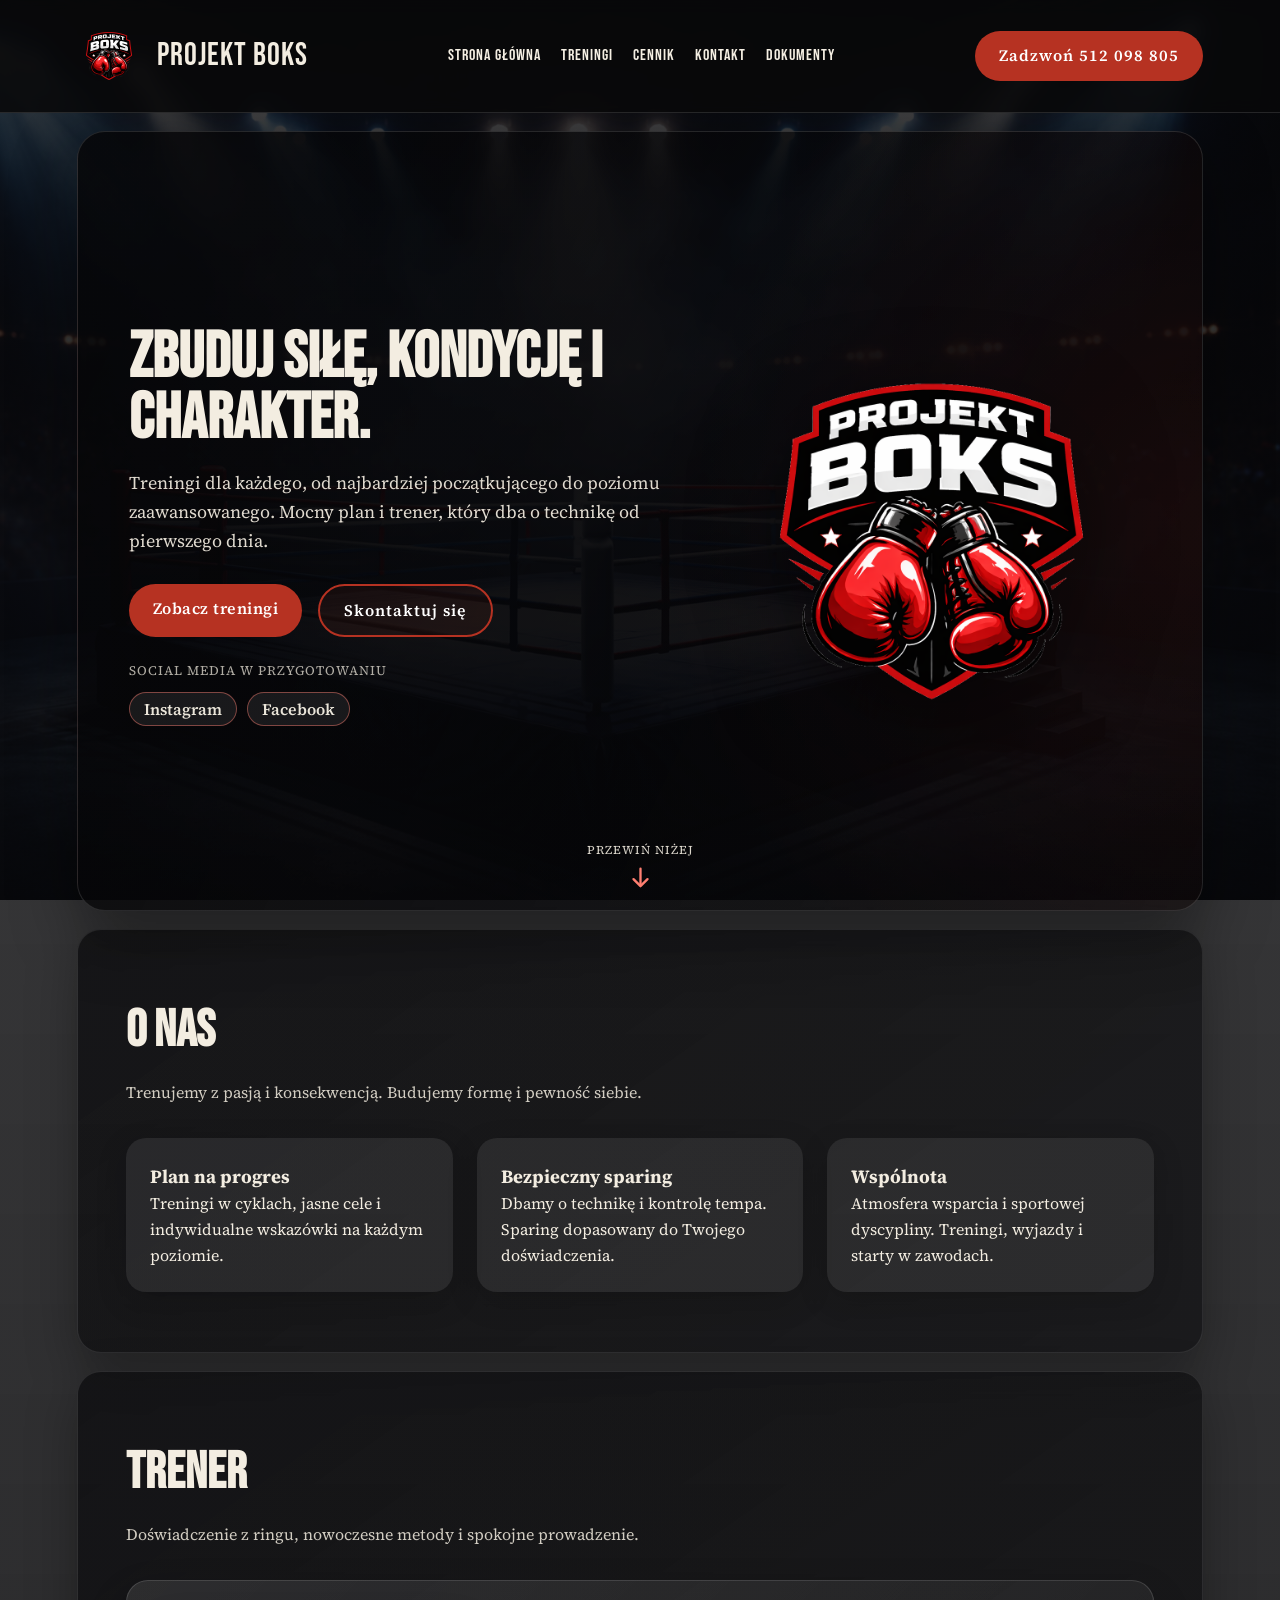
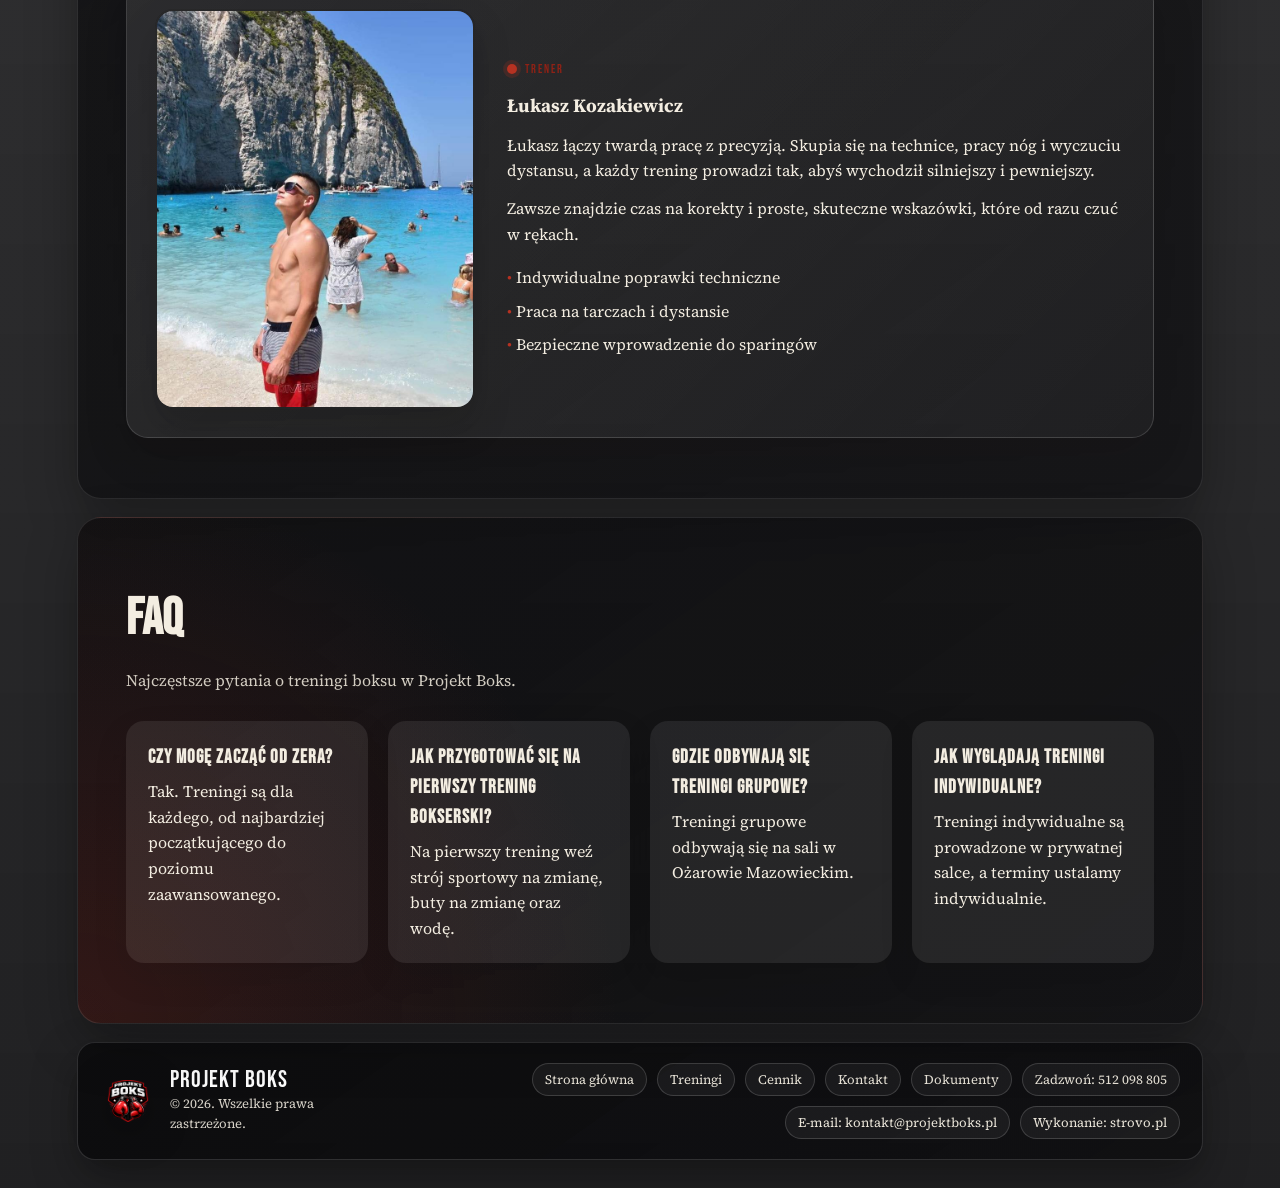
<file: index.html>
﻿<!doctype html>
<html lang="pl">
<head>
  <meta charset="utf-8" />
  <meta name="viewport" content="width=device-width, initial-scale=1" />
  <script>document.documentElement.classList.add('js');</script>
  <title>Projekt Boks - Strona Główna</title>
  <meta name="description" content="Projekt Boks: treningi boksu dla początkujących i zaawansowanych. Sprawdź ofertę, cennik i kontakt." />
  <meta name="robots" content="index,follow" />
  <meta name="theme-color" content="#b63222" />
  <link rel="canonical" href="https://projektboks.pl/" />
  <meta property="og:type" content="website" />
  <meta property="og:title" content="Projekt Boks - Klub Bokserski" />
  <meta property="og:description" content="Treningi boksu dla każdego: grupowe i indywidualne." />
  <meta property="og:url" content="https://projektboks.pl/" />
  <meta property="og:image" content="https://projektboks.pl/img/logo.png" />
  <link rel="preconnect" href="https://fonts.googleapis.com" />
  <link rel="preconnect" href="https://fonts.gstatic.com" crossorigin />
  <link href="https://fonts.googleapis.com/css2?family=Bebas+Neue&family=Source+Serif+4:opsz,wght@8..60,300;8..60,400;8..60,600&display=swap" rel="stylesheet" />
  <link rel="icon" href="img/logo.png" type="image/png" />
  <link rel="stylesheet" href="styles.css" />
</head>
<body>
  <div class="bg-noise"></div>
  <header class="site-header">
    <a class="brand" href="./" aria-label="Strona główna">
      <img src="img/logo.png" alt="Projekt Boks logo" class="logo" width="64" height="64" />
      <div class="brand-text">
        <span class="brand-name">Projekt Boks</span>
      </div>
    </a>
    <button class="nav-toggle" type="button" aria-expanded="false" aria-controls="site-nav" aria-label="Otwórz menu">
      <span></span><span></span><span></span>
    </button>
    <nav id="site-nav" class="nav">
      <a href="./">Strona główna</a>
      <a href="treningi/">Treningi</a>
      <a href="cennik/">Cennik</a>
      <a href="kontakt/">Kontakt</a>
      <a href="dokumenty/">Dokumenty</a>
    </nav>
    <div class="header-cta">
      <a class="btn btn-primary btn-phone" href="tel:+48512098805">Zadzwoń 512 098 805</a>
    </div>
  </header>

  <main>
    <section class="hero" id="hero">
      <div class="hero-content">
        <h1>Zbuduj siłę, kondycję i charakter.</h1>
        <p class="lead">
          Treningi dla każdego, od najbardziej początkującego do poziomu zaawansowanego.
          Mocny plan i trener, który dba o technikę od pierwszego dnia.
        </p>
        <div class="hero-actions">
          <a class="btn btn-primary" href="treningi/">Zobacz treningi</a>
          <a class="btn btn-outline btn-phone" href="kontakt/">Skontaktuj się</a>
        </div>
        <div class="hero-social" aria-label="Social media w przygotowaniu">
          <p class="hero-social-note">Social media w przygotowaniu</p>
          <div class="hero-social-list">
            <span class="social-chip">Instagram</span>
            <span class="social-chip">Facebook</span>
          </div>
        </div>
      </div>
      <div class="hero-card">
        <div class="card-body">
          <div class="hero-card-logo-wrap">
            <img src="img/logo.png" alt="Projekt Boks logo" class="hero-card-logo" width="280" height="280" />
          </div>
        </div>
      </div>
      <a class="hero-scroll" href="#o-nas" aria-label="Przejdź do sekcji O nas">
        <span>Przewiń niżej</span>
        <svg viewBox="0 0 24 24" aria-hidden="true" focusable="false">
          <path d="M12 4v14"></path>
          <path d="M6 13l6 6 6-6"></path>
        </svg>
      </a>
    </section>

    <section class="about" id="o-nas">
      <div class="section-heading">
        <h2>O nas</h2>
        <p>Trenujemy z pasją i konsekwencją. Budujemy formę i pewność siebie.</p>
      </div>
      <div class="about-grid">
        <div class="about-card">
          <h3>Plan na progres</h3>
          <p>Treningi w cyklach, jasne cele i indywidualne wskazówki na każdym poziomie.</p>
        </div>
        <div class="about-card">
          <h3>Bezpieczny sparing</h3>
          <p>Dbamy o technikę i kontrolę tempa. Sparing dopasowany do Twojego doświadczenia.</p>
        </div>
        <div class="about-card">
          <h3>Wspólnota</h3>
          <p>Atmosfera wsparcia i sportowej dyscypliny. Treningi, wyjazdy i starty w zawodach.</p>
        </div>
      </div>
    </section>

    <section class="coach" id="trener">
      <div class="section-heading">
        <h2>Trener</h2>
        <p>Doświadczenie z ringu, nowoczesne metody i spokojne prowadzenie.</p>
      </div>
      <div class="coach-profile">
        <img src="img/trener.jpg" alt="Łukasz Kozakiewicz - trener boksu" class="coach-photo" loading="lazy" />
        <div class="coach-info">
          <span class="coach-role">Trener</span>
          <h3>Łukasz Kozakiewicz</h3>
          <p>
            Łukasz łączy twardą pracę z precyzją. Skupia się na technice, pracy nóg i wyczuciu
            dystansu, a każdy trening prowadzi tak, abyś wychodził silniejszy i pewniejszy.
          </p>
          <p>
            Zawsze znajdzie czas na korekty i proste, skuteczne wskazówki, które od razu czuć w
            rękach.
          </p>
          <ul class="coach-list">
            <li>Indywidualne poprawki techniczne</li>
            <li>Praca na tarczach i dystansie</li>
            <li>Bezpieczne wprowadzenie do sparingów</li>
          </ul>
        </div>
      </div>
    </section>

    <section class="faq" id="faq">
      <div class="section-heading">
        <h2>FAQ</h2>
        <p>Najczęstsze pytania o treningi boksu w Projekt Boks.</p>
      </div>
      <div class="faq-grid">
        <article class="faq-item">
          <h3>Czy mogę zacząć od zera?</h3>
          <p>Tak. Treningi są dla każdego, od najbardziej początkującego do poziomu zaawansowanego.</p>
        </article>
        <article class="faq-item">
          <h3>Jak przygotować się na pierwszy trening bokserski?</h3>
          <p>Na pierwszy trening weź strój sportowy na zmianę, buty na zmianę oraz wodę.</p>
        </article>
        <article class="faq-item">
          <h3>Gdzie odbywają się treningi grupowe?</h3>
          <p>Treningi grupowe odbywają się na sali w Ożarowie Mazowieckim.</p>
        </article>
        <article class="faq-item">
          <h3>Jak wyglądają treningi indywidualne?</h3>
          <p>Treningi indywidualne są prowadzone w prywatnej salce, a terminy ustalamy indywidualnie.</p>
        </article>
      </div>
    </section>
  </main>

  <footer class="site-footer">
    <div class="footer-left">
      <img src="img/logo.png" alt="Projekt Boks logo" class="footer-logo" width="56" height="56" />
      <div class="footer-meta">
        <span class="footer-brand">Projekt Boks</span>
        <span>© 2026. Wszelkie prawa zastrzeżone.</span>
      </div>
    </div>
    <div class="footer-right">
      <a class="footer-link" href="./">Strona główna</a>
      <a class="footer-link" href="treningi/">Treningi</a>
      <a class="footer-link" href="cennik/">Cennik</a>
      <a class="footer-link" href="kontakt/">Kontakt</a>
      <a class="footer-link" href="dokumenty/">Dokumenty</a>
      <a class="footer-link" href="tel:+48512098805">Zadzwoń: 512 098 805</a>
      <a class="footer-link" href="mailto:kontakt@projektboks.pl">E-mail: kontakt@projektboks.pl</a>
      <a class="footer-link" href="https://strovo.pl" rel="nofollow">Wykonanie: strovo.pl</a>
    </div>
  </footer>

  <script>
    (function () {
      var toggle = document.querySelector(".nav-toggle");
      var nav = document.getElementById("site-nav");
      if (!toggle || !nav) return;
      toggle.addEventListener("click", function () {
        var isOpen = nav.classList.toggle("open");
        toggle.setAttribute("aria-expanded", isOpen ? "true" : "false");
      });
      nav.querySelectorAll("a").forEach(function (link) {
        link.addEventListener("click", function () {
          nav.classList.remove("open");
          toggle.setAttribute("aria-expanded", "false");
        });
      });
    })();
  </script>
</body>
</html>
</file>
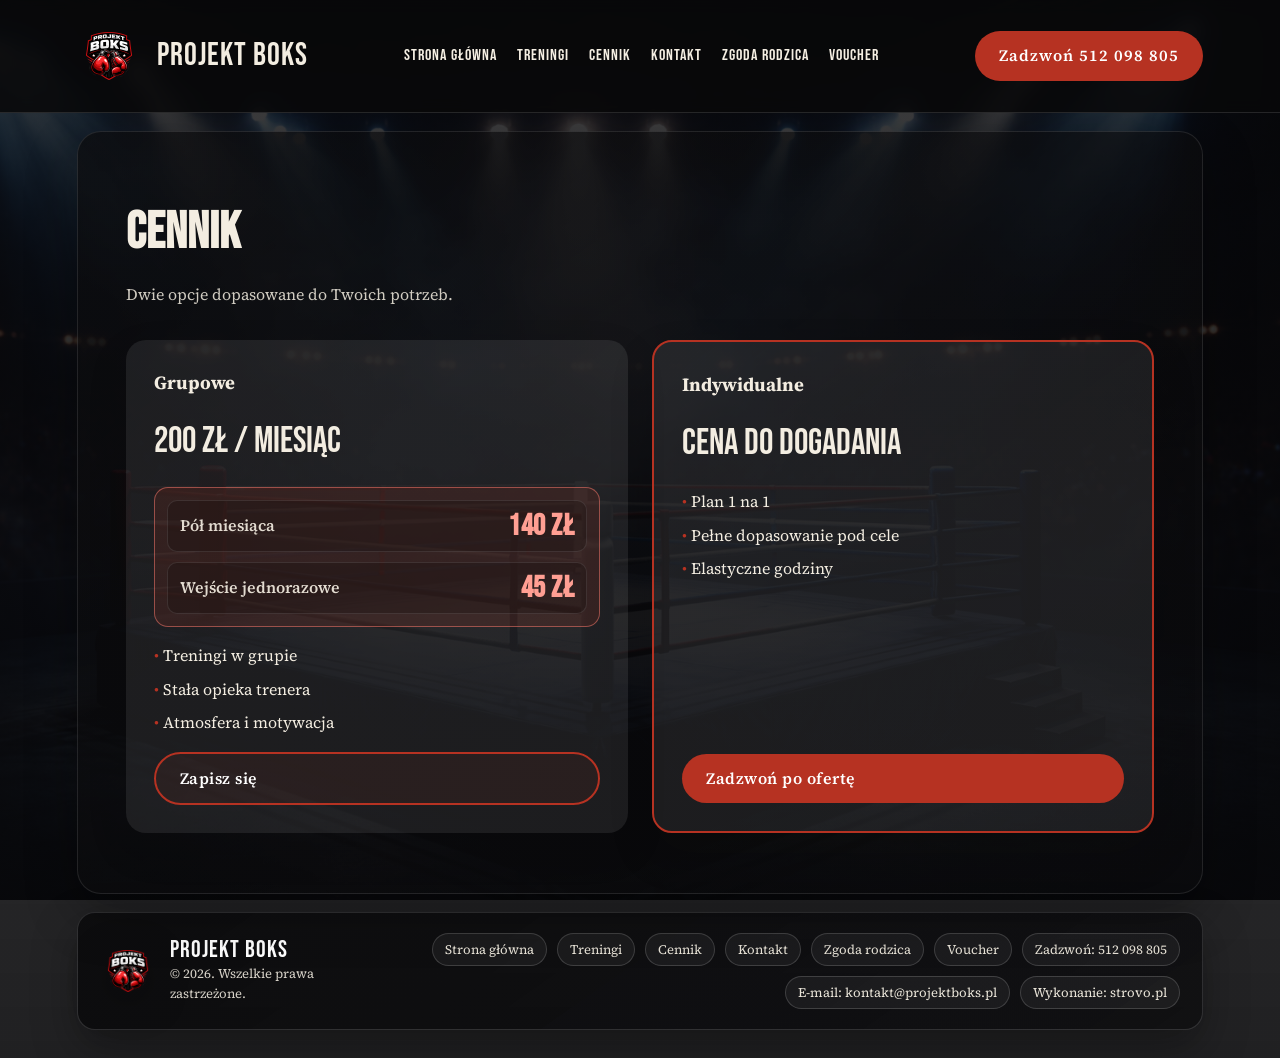
<file: cennik/index.html>
﻿<!doctype html>
<html lang="pl">
<head>
  <meta charset="utf-8" />
  <meta name="viewport" content="width=device-width, initial-scale=1" />
  <script>document.documentElement.classList.add('js');</script>
  <title>Cennik - Projekt Boks</title>
  <meta name="description" content="Aktualny cennik treningów grupowych i indywidualnych w Projekt Boks." />
  <meta name="robots" content="index,follow" />
  <link rel="canonical" href="https://projektboks.pl/cennik/" />
  <link rel="preconnect" href="https://fonts.googleapis.com" />
  <link rel="preconnect" href="https://fonts.gstatic.com" crossorigin />
  <link href="https://fonts.googleapis.com/css2?family=Bebas+Neue&family=Source+Serif+4:opsz,wght@8..60,300;8..60,400;8..60,600&display=swap" rel="stylesheet" />
  <link rel="icon" href="../img/logo.png" type="image/png" />
  <link rel="stylesheet" href="../styles.css" />
</head>
<body>
  <div class="bg-noise"></div>
  <header class="site-header">
    <a class="brand" href="../" aria-label="Strona główna">
      <img src="../img/logo.png" alt="Projekt Boks logo" class="logo" width="64" height="64" />
      <div class="brand-text"><span class="brand-name">Projekt Boks</span></div>
    </a>
    <button class="nav-toggle" type="button" aria-expanded="false" aria-controls="site-nav" aria-label="Otwórz menu"><span></span><span></span><span></span></button>
    <nav id="site-nav" class="nav">
      <a href="../">Strona główna</a>
      <a href="../treningi/">Treningi</a>
      <a href="../cennik/">Cennik</a>
      <a href="../kontakt/">Kontakt</a>
      <a href="../media/Zgoda%20rodzica.pdf" target="_blank" rel="noopener noreferrer">Zgoda rodzica</a>
      <a href="https://forms.gle/zf1vMXAwkFk1NDKx6" target="_blank" rel="noopener noreferrer">Voucher</a>
    </nav>
    <div class="header-cta">
      <a class="btn btn-primary btn-phone" href="tel:+48512098805">Zadzwoń 512 098 805</a>
    </div>
  </header>
  <main>
    <section class="pricing">
      <div class="section-heading">
        <h2>Cennik</h2>
        <p>Dwie opcje dopasowane do Twoich potrzeb.</p>
      </div>
      <div class="pricing-grid">
        <article class="price-card">
          <h3>Grupowe</h3>
          <p class="price">200 zł / miesiąc</p>
          <div class="group-prices" aria-label="Dodatkowe opcje cenowe treningów grupowych">
            <div class="group-price-row">
              <span class="group-price-label">Pół miesiąca</span>
              <strong class="group-price-value">140 zł</strong>
            </div>
            <div class="group-price-row">
              <span class="group-price-label">Wejście jednorazowe</span>
              <strong class="group-price-value">45 zł</strong>
            </div>
          </div>
          <ul>
            <li>Treningi w grupie</li>
            <li>Stała opieka trenera</li>
            <li>Atmosfera i motywacja</li>
          </ul>
          <a class="btn btn-outline" href="../kontakt/">Zapisz się</a>
        </article>
        <article class="price-card featured">
          <h3>Indywidualne</h3>
          <p class="price">Cena do dogadania</p>
          <ul>
            <li>Plan 1 na 1</li>
            <li>Pełne dopasowanie pod cele</li>
            <li>Elastyczne godziny</li>
          </ul>
          <a class="btn btn-primary" href="../kontakt/">Zadzwoń po ofertę</a>
        </article>
      </div>
    </section>
  </main>
  <footer class="site-footer">
    <div class="footer-left">
      <img src="../img/logo.png" alt="Projekt Boks logo" class="footer-logo" width="56" height="56" />
      <div class="footer-meta">
        <span class="footer-brand">Projekt Boks</span>
        <span>© 2026. Wszelkie prawa zastrzeżone.</span>
      </div>
    </div>
    <div class="footer-right">
      <a class="footer-link" href="../">Strona główna</a>
      <a class="footer-link" href="../treningi/">Treningi</a>
      <a class="footer-link" href="../cennik/">Cennik</a>
      <a class="footer-link" href="../kontakt/">Kontakt</a>
      <a class="footer-link" href="../media/Zgoda%20rodzica.pdf" target="_blank" rel="noopener noreferrer">Zgoda rodzica</a>
      <a class="footer-link" href="https://forms.gle/zf1vMXAwkFk1NDKx6" target="_blank" rel="noopener noreferrer">Voucher</a>
      <a class="footer-link" href="tel:+48512098805">Zadzwoń: 512 098 805</a>
      <a class="footer-link" href="mailto:kontakt@projektboks.pl">E-mail: kontakt@projektboks.pl</a>
      <a class="footer-link" href="https://strovo.pl" rel="nofollow">Wykonanie: strovo.pl</a>
    </div>
  </footer>
  <script>
    (function () {
      var toggle = document.querySelector(".nav-toggle");
      var nav = document.getElementById("site-nav");
      if (!toggle || !nav) return;
      toggle.addEventListener("click", function () {
        var isOpen = nav.classList.toggle("open");
        toggle.setAttribute("aria-expanded", isOpen ? "true" : "false");
      });
      nav.querySelectorAll("a").forEach(function (link) {
        link.addEventListener("click", function () {
          nav.classList.remove("open");
          toggle.setAttribute("aria-expanded", "false");
        });
      });
    })();
  </script>
</body>
</html>
</file>
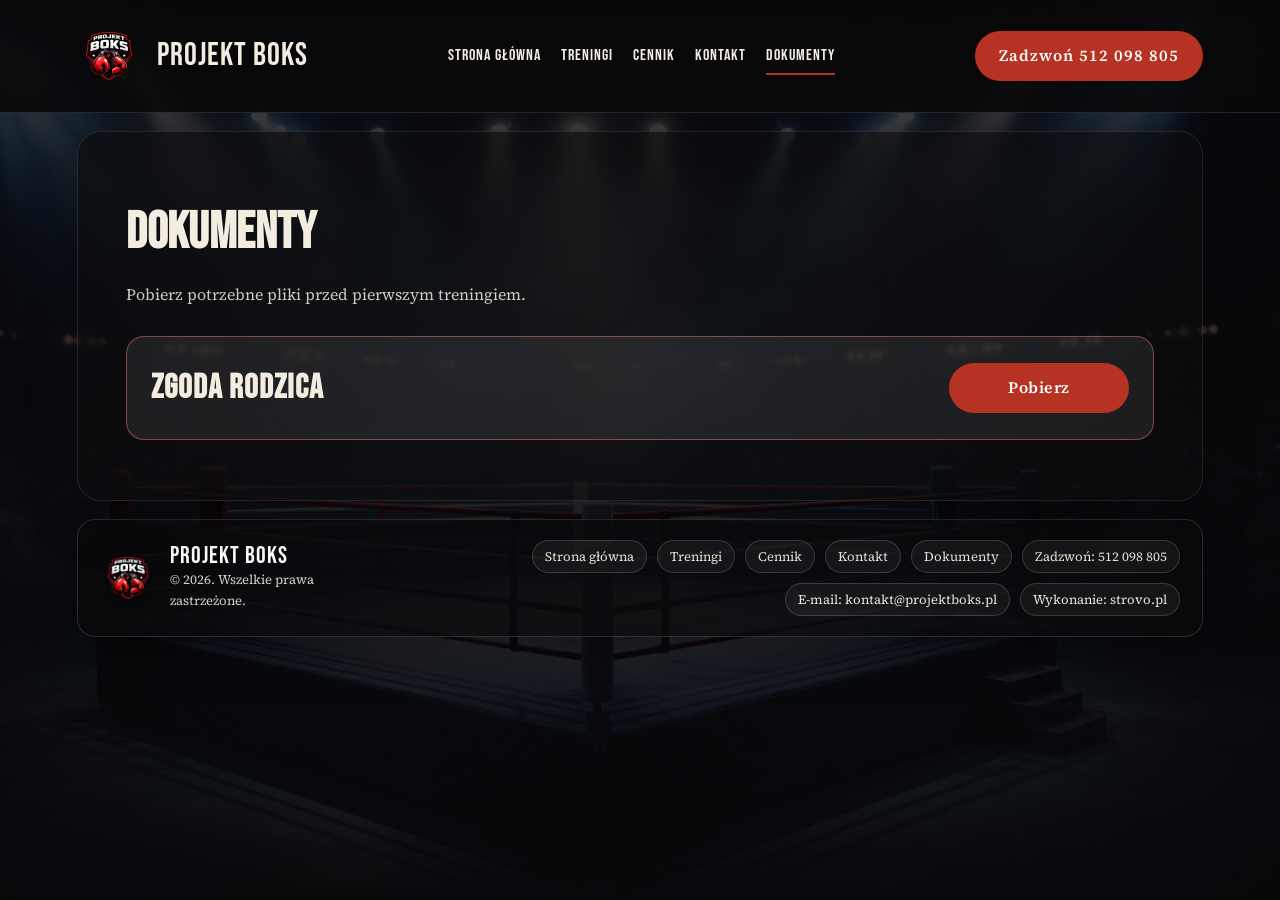
<file: dokumenty/index.html>
﻿<!doctype html>
<html lang="pl">
<head>
  <meta charset="utf-8" />
  <meta name="viewport" content="width=device-width, initial-scale=1" />
  <script>document.documentElement.classList.add('js');</script>
  <title>Dokumenty - Projekt Boks</title>
  <meta name="description" content="Dokumenty do pobrania w Projekt Boks." />
  <meta name="robots" content="index,follow" />
  <link rel="canonical" href="https://projektboks.pl/dokumenty/" />
  <link rel="preconnect" href="https://fonts.googleapis.com" />
  <link rel="preconnect" href="https://fonts.gstatic.com" crossorigin />
  <link href="https://fonts.googleapis.com/css2?family=Bebas+Neue&family=Source+Serif+4:opsz,wght@8..60,300;8..60,400;8..60,600&display=swap" rel="stylesheet" />
  <link rel="icon" href="../img/logo.png" type="image/png" />
  <link rel="stylesheet" href="../styles.css" />
</head>
<body>
  <div class="bg-noise"></div>
  <header class="site-header">
    <a class="brand" href="../" aria-label="Strona główna">
      <img src="../img/logo.png" alt="Projekt Boks logo" class="logo" width="64" height="64" />
      <div class="brand-text"><span class="brand-name">Projekt Boks</span></div>
    </a>
    <button class="nav-toggle" type="button" aria-expanded="false" aria-controls="site-nav" aria-label="Otwórz menu"><span></span><span></span><span></span></button>
    <nav id="site-nav" class="nav">
      <a href="../">Strona główna</a>
      <a href="../treningi/">Treningi</a>
      <a href="../cennik/">Cennik</a>
      <a href="../kontakt/">Kontakt</a>
      <a href="../dokumenty/" aria-current="page">Dokumenty</a>
    </nav>
    <div class="header-cta">
      <a class="btn btn-primary btn-phone" href="tel:+48512098805">Zadzwoń 512 098 805</a>
    </div>
  </header>

  <main>
    <section class="documents">
      <div class="section-heading">
        <h2>Dokumenty</h2>
        <p>Pobierz potrzebne pliki przed pierwszym treningiem.</p>
      </div>

      <div class="documents-grid">
        <article class="document-card">
          <h3>Zgoda rodzica</h3>
          <div class="document-actions"><a class="btn btn-primary" href="../media/Zgoda%20rodzica.pdf" target="_blank" rel="noopener noreferrer">Pobierz</a></div>
        </article>
      </div>
    </section>
  </main>

  <footer class="site-footer">
    <div class="footer-left">
      <img src="../img/logo.png" alt="Projekt Boks logo" class="footer-logo" width="56" height="56" />
      <div class="footer-meta">
        <span class="footer-brand">Projekt Boks</span>
        <span>© 2026. Wszelkie prawa zastrzeżone.</span>
      </div>
    </div>
    <div class="footer-right">
      <a class="footer-link" href="../">Strona główna</a>
      <a class="footer-link" href="../treningi/">Treningi</a>
      <a class="footer-link" href="../cennik/">Cennik</a>
      <a class="footer-link" href="../kontakt/">Kontakt</a>
      <a class="footer-link" href="../dokumenty/">Dokumenty</a>
      <a class="footer-link" href="tel:+48512098805">Zadzwoń: 512 098 805</a>
      <a class="footer-link" href="mailto:kontakt@projektboks.pl">E-mail: kontakt@projektboks.pl</a>
      <a class="footer-link" href="https://strovo.pl" rel="nofollow">Wykonanie: strovo.pl</a>
    </div>
  </footer>

  <script>
    (function () {
      var toggle = document.querySelector(".nav-toggle");
      var nav = document.getElementById("site-nav");
      if (!toggle || !nav) return;
      toggle.addEventListener("click", function () {
        var isOpen = nav.classList.toggle("open");
        toggle.setAttribute("aria-expanded", isOpen ? "true" : "false");
      });
      nav.querySelectorAll("a").forEach(function (link) {
        link.addEventListener("click", function () {
          nav.classList.remove("open");
          toggle.setAttribute("aria-expanded", "false");
        });
      });
    })();
  </script>
</body>
</html>
</file>
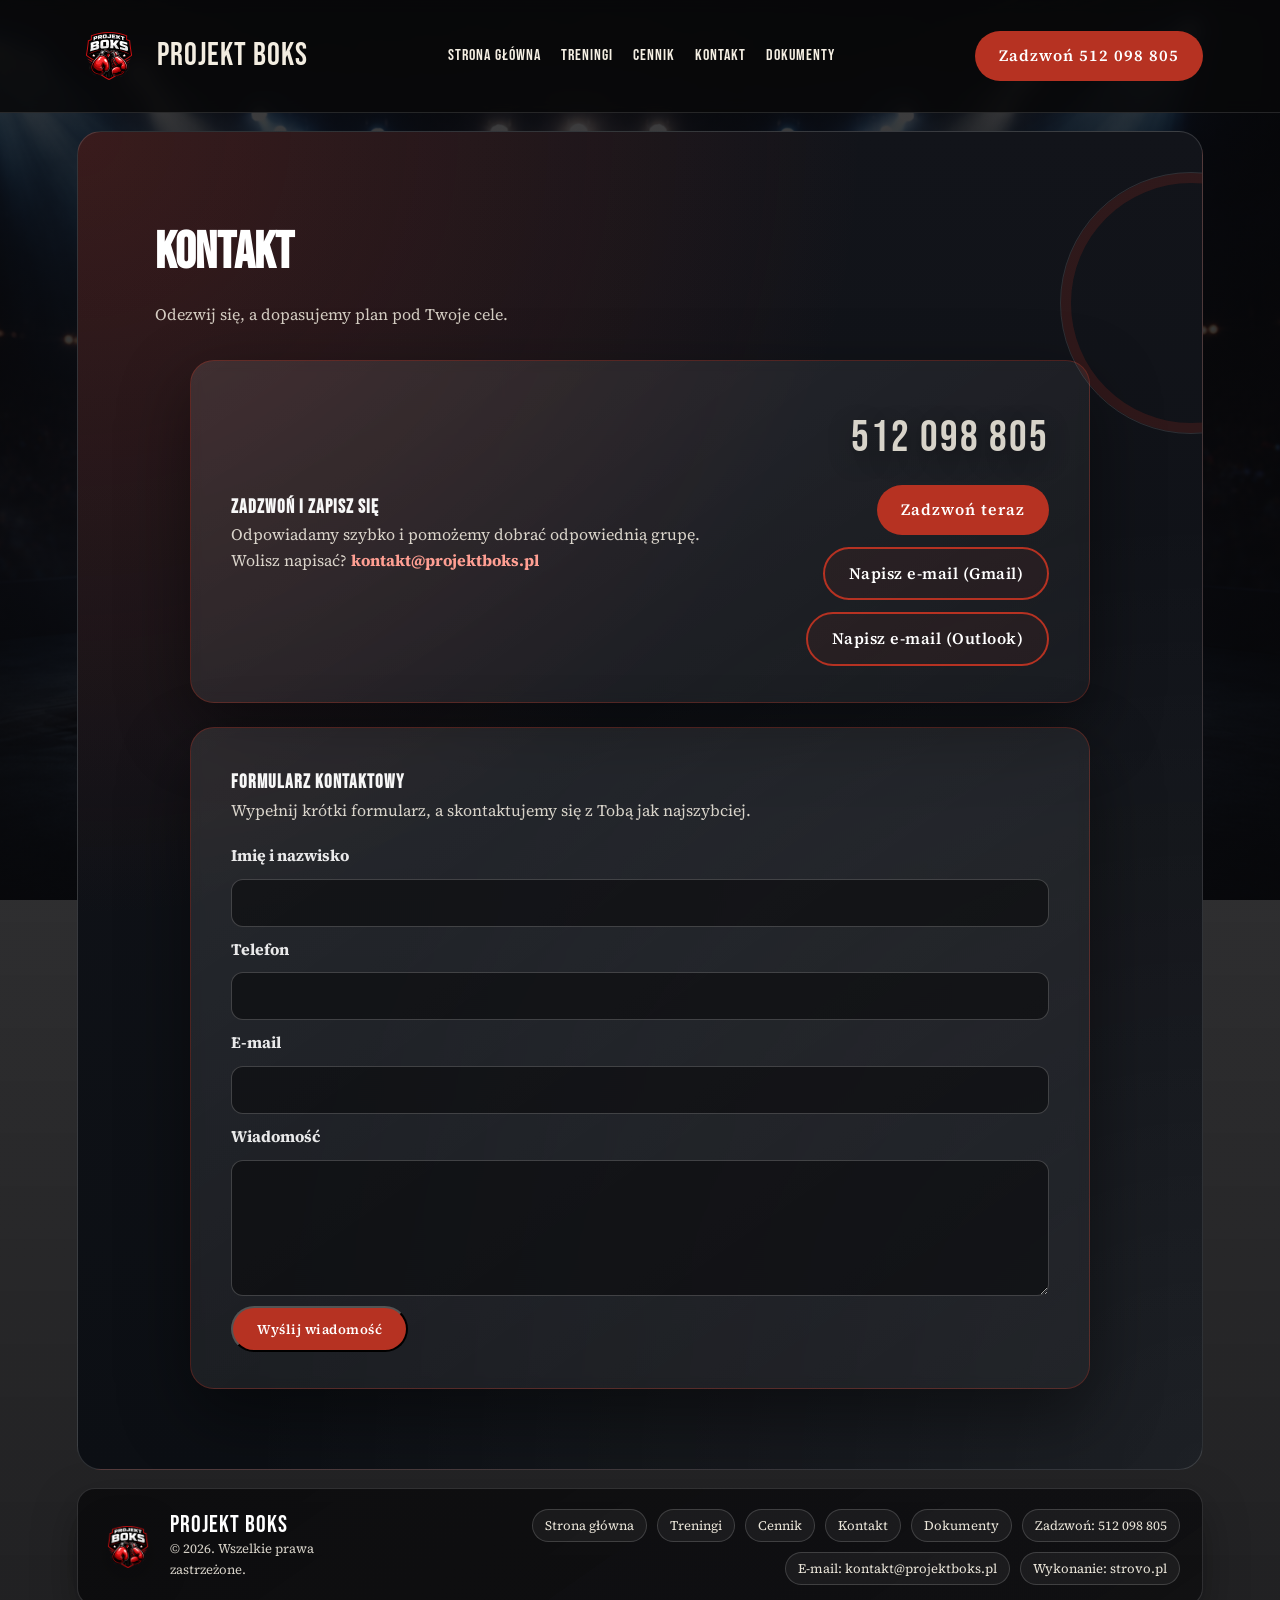
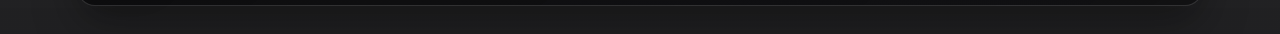
<file: kontakt/index.html>
﻿<!doctype html>
<html lang="pl">
<head>
  <meta charset="utf-8" />
  <meta name="viewport" content="width=device-width, initial-scale=1" />
  <script>document.documentElement.classList.add('js');</script>
  <title>Kontakt - Projekt Boks</title>
  <meta name="description" content="Skontaktuj się z Projekt Boks i zapisz się na trening." />
  <meta name="robots" content="index,follow" />
  <link rel="canonical" href="https://projektboks.pl/kontakt/" />
  <link rel="preconnect" href="https://fonts.googleapis.com" />
  <link rel="preconnect" href="https://fonts.gstatic.com" crossorigin />
  <link href="https://fonts.googleapis.com/css2?family=Bebas+Neue&family=Source+Serif+4:opsz,wght@8..60,300;8..60,400;8..60,600&display=swap" rel="stylesheet" />
  <link rel="icon" href="../img/logo.png" type="image/png" />
  <link rel="stylesheet" href="../styles.css" />
</head>
<body>
  <div class="bg-noise"></div>
  <header class="site-header">
    <a class="brand" href="../" aria-label="Strona główna">
      <img src="../img/logo.png" alt="Projekt Boks logo" class="logo" width="64" height="64" />
      <div class="brand-text"><span class="brand-name">Projekt Boks</span></div>
    </a>
    <button class="nav-toggle" type="button" aria-expanded="false" aria-controls="site-nav" aria-label="Otwórz menu"><span></span><span></span><span></span></button>
    <nav id="site-nav" class="nav">
      <a href="../">Strona główna</a>
      <a href="../treningi/">Treningi</a>
      <a href="../cennik/">Cennik</a>
      <a href="../kontakt/">Kontakt</a>
      <a href="../dokumenty/">Dokumenty</a>
    </nav>
    <div class="header-cta">
      <a class="btn btn-primary btn-phone" href="tel:+48512098805">Zadzwoń 512 098 805</a>
    </div>
  </header>
  <main>
    <section class="contact">
      <div class="section-heading contact-heading">
        <h2>Kontakt</h2>
        <p>Odezwij się, a dopasujemy plan pod Twoje cele.</p>
      </div>
      <div class="contact-grid">
        <div class="contact-card">
          <div class="contact-left">
            <h3>Zadzwoń i zapisz się</h3>
            <p>Odpowiadamy szybko i pomożemy dobrać odpowiednią grupę.</p>
            <p>Wolisz napisać? <a class="contact-mail-link" href="mailto:kontakt@projektboks.pl">kontakt@projektboks.pl</a></p>
          </div>
          <div class="contact-right">
            <p class="phone">512 098 805</p>
            <a class="btn btn-primary btn-phone" href="tel:+48512098805">Zadzwoń teraz</a>
            <a
              class="btn btn-outline"
              href="https://mail.google.com/mail/?view=cm&fs=1&to=kontakt@projektboks.pl&su=Kontakt%20ze%20strony%20Projekt%20Boks"
              target="_blank"
              rel="noopener noreferrer">
              Napisz e-mail (Gmail)
            </a>
            <a
              class="btn btn-outline"
              href="https://outlook.office.com/mail/deeplink/compose?to=kontakt@projektboks.pl&subject=Kontakt%20ze%20strony%20Projekt%20Boks"
              target="_blank"
              rel="noopener noreferrer">
              Napisz e-mail (Outlook)
            </a>
          </div>
        </div>
        <div class="contact-card contact-form-card">
          <div class="contact-left">
            <h3>Formularz kontaktowy</h3>
            <p>Wypełnij krótki formularz, a skontaktujemy się z Tobą jak najszybciej.</p>
          </div>
          <form class="contact-form" action="https://formsubmit.co/kontakt@projektboks.pl" method="post">
            <label for="name">Imię i nazwisko</label>
            <input id="name" name="Imię i nazwisko" type="text" required />

            <label for="phone">Telefon</label>
            <input id="phone" name="Telefon" type="tel" />

            <label for="email">E-mail</label>
            <input id="email" name="E-mail" type="email" />

            <label for="message">Wiadomość</label>
            <textarea id="message" name="Wiadomość" rows="5" required></textarea>

            <button class="btn btn-primary" type="submit">Wyślij wiadomość</button>

            <input type="hidden" name="_next" value="https://projektboks.pl/podziekowanie/">
            <input type="hidden" name="_subject" value="Nowa wiadomość!">
            <input type="hidden" name="_captcha" value="false">
            <input type="hidden" name="_template" value="table">
          </form>
        </div>
      </div>
    </section>
  </main>
  <footer class="site-footer">
    <div class="footer-left">
      <img src="../img/logo.png" alt="Projekt Boks logo" class="footer-logo" width="56" height="56" />
      <div class="footer-meta">
        <span class="footer-brand">Projekt Boks</span>
        <span>© 2026. Wszelkie prawa zastrzeżone.</span>
      </div>
    </div>
    <div class="footer-right">
      <a class="footer-link" href="../">Strona główna</a>
      <a class="footer-link" href="../treningi/">Treningi</a>
      <a class="footer-link" href="../cennik/">Cennik</a>
      <a class="footer-link" href="../kontakt/">Kontakt</a>
      <a class="footer-link" href="../dokumenty/">Dokumenty</a>
      <a class="footer-link" href="tel:+48512098805">Zadzwoń: 512 098 805</a>
      <a class="footer-link" href="mailto:kontakt@projektboks.pl">E-mail: kontakt@projektboks.pl</a>
      <a class="footer-link" href="https://strovo.pl" rel="nofollow">Wykonanie: strovo.pl</a>
    </div>
  </footer>
  <script>
    (function () {
      var toggle = document.querySelector(".nav-toggle");
      var nav = document.getElementById("site-nav");
      if (!toggle || !nav) return;
      toggle.addEventListener("click", function () {
        var isOpen = nav.classList.toggle("open");
        toggle.setAttribute("aria-expanded", isOpen ? "true" : "false");
      });
      nav.querySelectorAll("a").forEach(function (link) {
        link.addEventListener("click", function () {
          nav.classList.remove("open");
          toggle.setAttribute("aria-expanded", "false");
        });
      });
    })();
  </script>
</body>
</html>
</file>
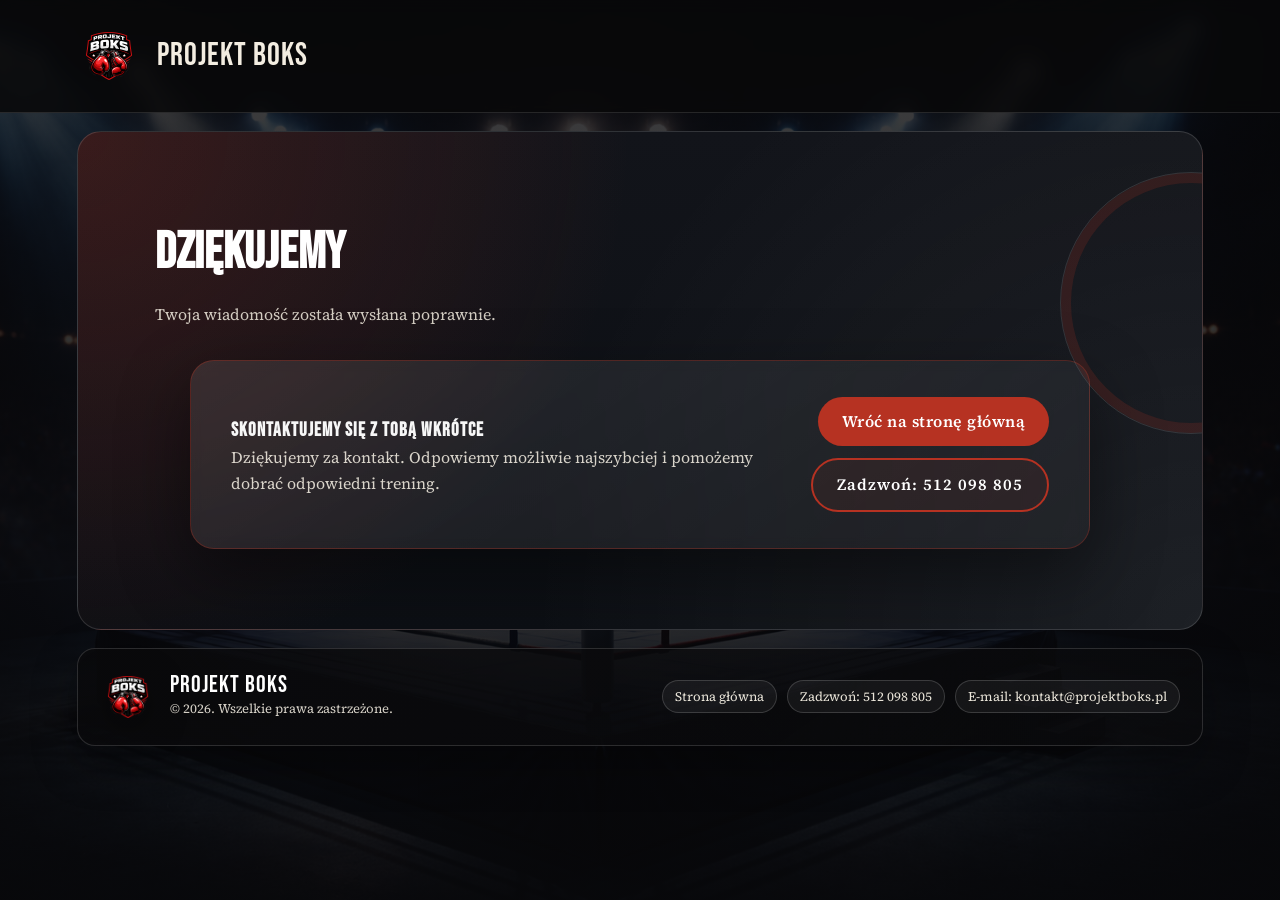
<file: podziekowanie/index.html>
<!doctype html>
<html lang="pl">
<head>
  <meta charset="utf-8" />
  <meta name="viewport" content="width=device-width, initial-scale=1" />
  <script>document.documentElement.classList.add('js');</script>
  <title>Dziękujemy - Projekt Boks</title>
  <meta name="description" content="Dziękujemy za wysłanie formularza. Skontaktujemy się z Tobą możliwie najszybciej." />
  <meta name="robots" content="noindex,nofollow" />
  <link rel="canonical" href="https://projektboks.pl/podziekowanie/" />
  <link rel="preconnect" href="https://fonts.googleapis.com" />
  <link rel="preconnect" href="https://fonts.gstatic.com" crossorigin />
  <link href="https://fonts.googleapis.com/css2?family=Bebas+Neue&family=Source+Serif+4:opsz,wght@8..60,300;8..60,400;8..60,600&display=swap" rel="stylesheet" />
  <link rel="icon" href="../img/logo.png" type="image/png" />
  <link rel="stylesheet" href="../styles.css" />
</head>
<body>
  <div class="bg-noise"></div>
  <header class="site-header">
    <a class="brand" href="../" aria-label="Strona główna">
      <img src="../img/logo.png" alt="Projekt Boks logo" class="logo" width="64" height="64" />
      <div class="brand-text"><span class="brand-name">Projekt Boks</span></div>
    </a>
  </header>

  <main>
    <section class="contact">
      <div class="section-heading contact-heading">
        <h2>Dziękujemy</h2>
        <p>Twoja wiadomość została wysłana poprawnie.</p>
      </div>
      <div class="contact-grid">
        <div class="contact-card">
          <div class="contact-left">
            <h3>Skontaktujemy się z Tobą wkrótce</h3>
            <p>Dziękujemy za kontakt. Odpowiemy możliwie najszybciej i pomożemy dobrać odpowiedni trening.</p>
          </div>
          <div class="contact-right">
            <a class="btn btn-primary" href="../">Wróć na stronę główną</a>
            <a class="btn btn-outline btn-phone" href="tel:+48512098805">Zadzwoń: 512 098 805</a>
          </div>
        </div>
      </div>
    </section>
  </main>

  <footer class="site-footer">
    <div class="footer-left">
      <img src="../img/logo.png" alt="Projekt Boks logo" class="footer-logo" width="56" height="56" />
      <div class="footer-meta">
        <span class="footer-brand">Projekt Boks</span>
        <span>© 2026. Wszelkie prawa zastrzeżone.</span>
      </div>
    </div>
    <div class="footer-right">
      <a class="footer-link" href="../">Strona główna</a>
      <a class="footer-link" href="tel:+48512098805">Zadzwoń: 512 098 805</a>
      <a class="footer-link" href="mailto:kontakt@projektboks.pl">E-mail: kontakt@projektboks.pl</a>
    </div>
  </footer>
</body>
</html>
</file>
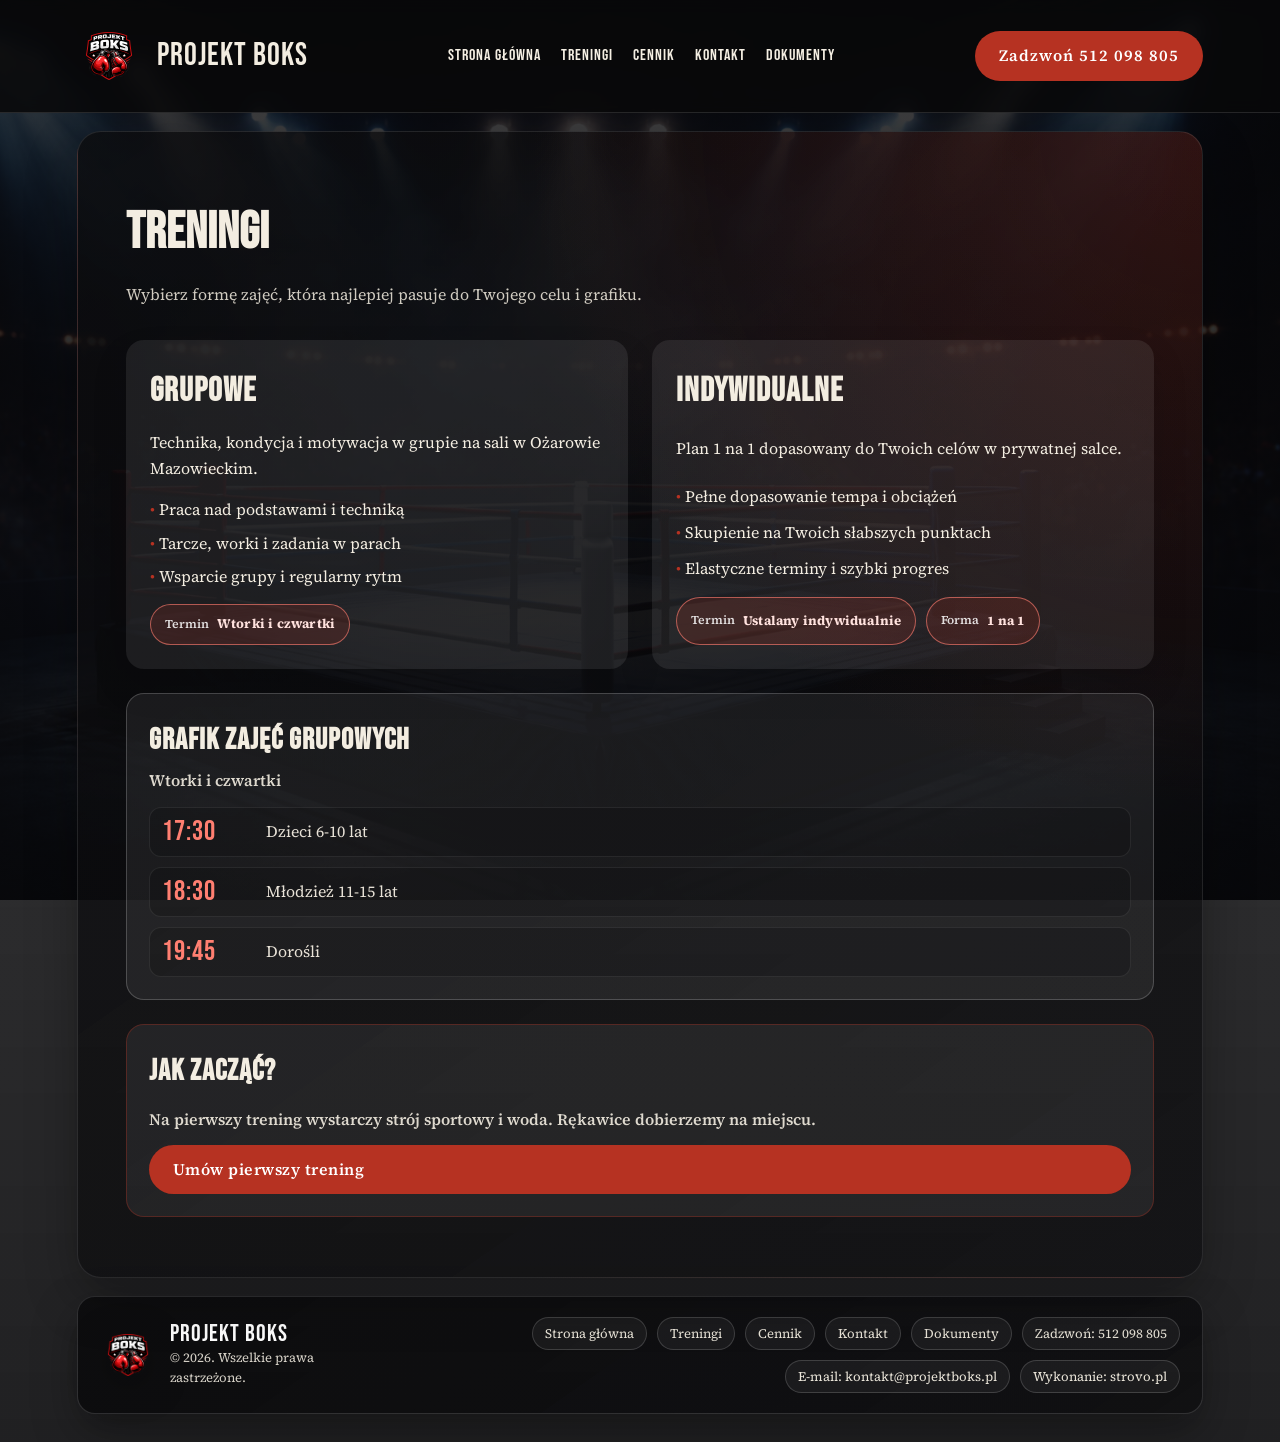
<file: treningi/index.html>
﻿<!doctype html>
<html lang="pl">
<head>
  <meta charset="utf-8" />
  <meta name="viewport" content="width=device-width, initial-scale=1" />
  <script>document.documentElement.classList.add('js');</script>
  <title>Treningi - Projekt Boks</title>
  <meta name="description" content="Sprawdź treningi grupowe i indywidualne w Projekt Boks." />
  <meta name="robots" content="index,follow" />
  <link rel="canonical" href="https://projektboks.pl/treningi/" />
  <link rel="preconnect" href="https://fonts.googleapis.com" />
  <link rel="preconnect" href="https://fonts.gstatic.com" crossorigin />
  <link href="https://fonts.googleapis.com/css2?family=Bebas+Neue&family=Source+Serif+4:opsz,wght@8..60,300;8..60,400;8..60,600&display=swap" rel="stylesheet" />
  <link rel="icon" href="../img/logo.png" type="image/png" />
  <link rel="stylesheet" href="../styles.css" />
</head>
<body class="training-page">
  <div class="bg-noise"></div>
  <header class="site-header">
    <a class="brand" href="../" aria-label="Strona główna">
      <img src="../img/logo.png" alt="Projekt Boks logo" class="logo" width="64" height="64" />
      <div class="brand-text"><span class="brand-name">Projekt Boks</span></div>
    </a>
    <button class="nav-toggle" type="button" aria-expanded="false" aria-controls="site-nav" aria-label="Otwórz menu"><span></span><span></span><span></span></button>
    <nav id="site-nav" class="nav">
      <a href="../">Strona główna</a>
      <a href="../treningi/">Treningi</a>
      <a href="../cennik/">Cennik</a>
      <a href="../kontakt/">Kontakt</a>
      <a href="../dokumenty/">Dokumenty</a>
    </nav>
    <div class="header-cta">
      <a class="btn btn-primary btn-phone" href="tel:+48512098805">Zadzwoń 512 098 805</a>
    </div>
  </header>
  <main>
    <section class="training">
      <div class="section-heading">
        <h2>Treningi</h2>
        <p>Wybierz formę zajęć, która najlepiej pasuje do Twojego celu i grafiku.</p>
      </div>
      <div class="training-grid">
        <article class="training-card">
          <h3>Grupowe</h3>
          <p>Technika, kondycja i motywacja w grupie na sali w Ożarowie Mazowieckim.</p>
          <ul class="training-list">
            <li>Praca nad podstawami i techniką</li>
            <li>Tarcze, worki i zadania w parach</li>
            <li>Wsparcie grupy i regularny rytm</li>
          </ul>
          <div class="training-meta">
            <span class="pill"><span class="pill-label">Termin</span><span class="pill-value">Wtorki i czwartki</span></span>
          </div>
        </article>
        <article class="training-card">
          <h3>Indywidualne</h3>
          <p>Plan 1 na 1 dopasowany do Twoich celów w prywatnej salce.</p>
          <ul class="training-list">
            <li>Pełne dopasowanie tempa i obciążeń</li>
            <li>Skupienie na Twoich słabszych punktach</li>
            <li>Elastyczne terminy i szybki progres</li>
          </ul>
          <div class="training-meta">
            <span class="pill"><span class="pill-label">Termin</span><span class="pill-value">Ustalany indywidualnie</span></span>
            <span class="pill"><span class="pill-label">Forma</span><span class="pill-value">1 na 1</span></span>
          </div>
        </article>
      </div>
      <div class="schedule-box">
        <h3>Grafik zajęć grupowych</h3>
        <p class="schedule-days">Wtorki i czwartki</p>
        <div class="schedule-list">
          <div class="schedule-item">
            <span class="schedule-time">17:30</span>
            <span class="schedule-group">Dzieci 6-10 lat</span>
          </div>
          <div class="schedule-item">
            <span class="schedule-time">18:30</span>
            <span class="schedule-group">Młodzież 11-15 lat</span>
          </div>
          <div class="schedule-item">
            <span class="schedule-time">19:45</span>
            <span class="schedule-group">Dorośli</span>
          </div>
        </div>
      </div>
      <div class="training-note">
        <h3>Jak zacząć?</h3>
        <p>Na pierwszy trening wystarczy strój sportowy i woda. Rękawice dobierzemy na miejscu.</p>
        <a class="btn btn-primary" href="../kontakt/">Umów pierwszy trening</a>
      </div>
    </section>
  </main>
  <footer class="site-footer">
    <div class="footer-left">
      <img src="../img/logo.png" alt="Projekt Boks logo" class="footer-logo" width="56" height="56" />
      <div class="footer-meta">
        <span class="footer-brand">Projekt Boks</span>
        <span>© 2026. Wszelkie prawa zastrzeżone.</span>
      </div>
    </div>
    <div class="footer-right">
      <a class="footer-link" href="../">Strona główna</a>
      <a class="footer-link" href="../treningi/">Treningi</a>
      <a class="footer-link" href="../cennik/">Cennik</a>
      <a class="footer-link" href="../kontakt/">Kontakt</a>
      <a class="footer-link" href="../dokumenty/">Dokumenty</a>
      <a class="footer-link" href="tel:+48512098805">Zadzwoń: 512 098 805</a>
      <a class="footer-link" href="mailto:kontakt@projektboks.pl">E-mail: kontakt@projektboks.pl</a>
      <a class="footer-link" href="https://strovo.pl" rel="nofollow">Wykonanie: strovo.pl</a>
    </div>
  </footer>
  <script>
    (function () {
      var toggle = document.querySelector(".nav-toggle");
      var nav = document.getElementById("site-nav");
      if (!toggle || !nav) return;
      toggle.addEventListener("click", function () {
        var isOpen = nav.classList.toggle("open");
        toggle.setAttribute("aria-expanded", isOpen ? "true" : "false");
      });
      nav.querySelectorAll("a").forEach(function (link) {
        link.addEventListener("click", function () {
          nav.classList.remove("open");
          toggle.setAttribute("aria-expanded", "false");
        });
      });
    })();
  </script>
</body>
</html>
</file>
<file: styles.css>
﻿:root {
  --ink: #f3ede1;
  --sand: #f5efe3;
  --clay: #d7c6a5;
  --ember: #b63222;
  --ember-dark: #8f2216;
  --charcoal: #0d0d10;
  --mist: rgba(255, 255, 255, 0.1);
}

html {
  scroll-behavior: smooth;
  scroll-padding-top: 110px;
}

@media (prefers-reduced-motion: reduce) {
  html {
    scroll-behavior: auto;
  }

  .hero-scroll {
    animation: none;
  }
}

* {
  box-sizing: border-box;
  margin: 0;
  padding: 0;
}

body {
  font-family: "Source Serif 4", serif;
  color: var(--ink);
  background:
    linear-gradient(rgba(8, 8, 10, 0.78), rgba(8, 8, 10, 0.9)),
    url("img/tlo.png") center / cover no-repeat fixed;
  line-height: 1.6;
  min-height: 100vh;
}

.bg-noise {
  position: fixed;
  inset: 0;
  background-image: url("data:image/svg+xml,%3Csvg xmlns='http://www.w3.org/2000/svg' width='120' height='120' viewBox='0 0 120 120'%3E%3Cfilter id='n'%3E%3CfeTurbulence type='fractalNoise' baseFrequency='0.9' numOctaves='2' stitchTiles='stitch'/%3E%3C/filter%3E%3Crect width='120' height='120' filter='url(%23n)' opacity='0.06'/%3E%3C/svg%3E");
  pointer-events: none;
  mix-blend-mode: soft-light;
  opacity: 0.32;
  z-index: 0;
}

.site-header {
  position: sticky;
  top: 0;
  z-index: 2;
  display: flex;
  justify-content: space-between;
  align-items: center;
  padding: 24px 6vw;
  background: rgba(8, 8, 10, 0.88);
  backdrop-filter: blur(8px);
  border-bottom: 1px solid rgba(255, 255, 255, 0.12);
  gap: 20px;
}

.brand {
  display: flex;
  gap: 16px;
  align-items: center;
  text-decoration: none;
  color: inherit;
}

.logo {
  width: 64px;
  height: 64px;
  object-fit: contain;
}

.brand-text {
  display: flex;
  flex-direction: column;
  font-family: "Bebas Neue", sans-serif;
  letter-spacing: 1px;
}

.brand-name {
  font-size: 32px;
}

.brand-tag {
  font-size: 14px;
  color: var(--ember-dark);
}

.nav {
  display: flex;
  gap: 20px;
  font-family: "Bebas Neue", sans-serif;
  letter-spacing: 1px;
}

.nav-toggle {
  display: none;
}

.nav a {
  text-decoration: none;
  color: #f5efe3;
  position: relative;
}

.nav a::after {
  content: "";
  position: absolute;
  left: 0;
  bottom: -6px;
  width: 100%;
  height: 2px;
  background: var(--ember);
  transform: scaleX(0);
  transform-origin: left;
  transition: transform 0.3s ease;
}

.nav a:hover::after {
  transform: scaleX(1);
}

.nav a[aria-current="page"]::after {
  transform: scaleX(1);
}

.nav a:focus-visible,
.brand:focus-visible,
.btn:focus-visible {
  outline: 3px solid rgba(182, 50, 34, 0.6);
  outline-offset: 4px;
  border-radius: 999px;
}

main {
  position: relative;
  z-index: 1;
}

section {
  padding: 80px 6vw;
}

.top-anchor {
  position: absolute;
  top: 0;
  left: 0;
  height: 1px;
  width: 1px;
}

.hero {
  position: relative;
  display: grid;
  grid-template-columns: 1.1fr 0.9fr;
  gap: 48px;
  align-items: center;
  min-height: calc(100vh - 120px);
  margin: 18px 6vw;
  border-radius: 28px;
  padding: 70px clamp(24px, 4vw, 54px);
  background:
    linear-gradient(115deg, rgba(6, 6, 8, 0.86), rgba(6, 6, 8, 0.62)),
    radial-gradient(circle at right, rgba(182, 50, 34, 0.28), transparent 46%);
  border: 1px solid rgba(255, 255, 255, 0.12);
  box-shadow: 0 24px 66px rgba(0, 0, 0, 0.42);
}
.hero-scroll {
  position: absolute;
  left: 50%;
  bottom: 18px;
  transform: translateX(-50%);
  display: inline-flex;
  flex-direction: column;
  align-items: center;
  gap: 4px;
  color: rgba(243, 237, 225, 0.9);
  text-decoration: none;
  font-size: 12px;
  letter-spacing: 1px;
  text-transform: uppercase;
  z-index: 1;
  animation: scrollHint 1.8s ease-in-out infinite;
}

.hero-scroll svg {
  width: 28px;
  height: 28px;
}

.hero-scroll path {
  fill: none;
  stroke: #ff7f71;
  stroke-width: 2;
  stroke-linecap: round;
  stroke-linejoin: round;
}

.hero-scroll:hover {
  color: #fff;
}

.hero-scroll:focus-visible {
  outline: 3px solid rgba(182, 50, 34, 0.6);
  outline-offset: 6px;
  border-radius: 12px;
}

@keyframes scrollHint {
  0%, 100% {
    transform: translateX(-50%) translateY(0);
    opacity: 0.75;
  }
  50% {
    transform: translateX(-50%) translateY(6px);
    opacity: 1;
  }
}

.eyebrow {
  text-transform: uppercase;
  font-family: "Bebas Neue", sans-serif;
  letter-spacing: 2px;
  color: var(--ember-dark);
}

.hero h1 {
  font-family: "Bebas Neue", sans-serif;
  font-size: clamp(42px, 5vw, 88px);
  margin: 12px 0 20px;
  line-height: 0.95;
}

.lead {
  font-size: 18px;
  max-width: 560px;
  color: rgba(243, 237, 225, 0.92);
}

.hero-actions {
  display: flex;
  gap: 16px;
  margin: 28px 0 24px;
}

.hero-social {
  display: grid;
  gap: 10px;
}

.hero-social-note {
  font-size: 13px;
  letter-spacing: 1px;
  text-transform: uppercase;
  color: rgba(243, 237, 225, 0.72);
}

.hero-social-list {
  display: flex;
  flex-wrap: wrap;
  gap: 10px;
}

.social-chip {
  display: inline-flex;
  align-items: center;
  padding: 8px 14px;
  border-radius: 999px;
  background: rgba(255, 255, 255, 0.08);
  border: 1px solid rgba(255, 127, 113, 0.45);
  color: rgba(243, 237, 225, 0.96);
  font-weight: 600;
  line-height: 1;
}

.btn {
  display: inline-block;
  padding: 12px 24px;
  border-radius: 999px;
  text-decoration: none;
  font-weight: 600;
  letter-spacing: 0.5px;
  transition: transform 0.2s ease, box-shadow 0.2s ease;
  cursor: pointer;
}

button.btn {
  font-family: "Source Serif 4", serif;
}

.btn:hover {
  transform: translateY(-2px);
  box-shadow: 0 12px 24px rgba(12, 10, 7, 0.15);
}

.btn-primary {
  background: var(--ember);
  color: #fff;
}

.btn-outline {
  border: 2px solid var(--ember);
  color: #fff;
  background: rgba(182, 50, 34, 0.08);
}

.btn-phone {
  letter-spacing: 1px;
}

.hero-card {
  background: transparent;
  color: #fff;
  border-radius: 24px;
  overflow: visible;
  box-shadow: none;
  transform: translateY(20px);
  animation: floatIn 1s ease forwards;
}

.card-top {
  background: var(--ember);
  padding: 16px 24px;
  font-family: "Bebas Neue", sans-serif;
  letter-spacing: 1px;
}

.card-body {
  padding: 0;
}

.hero-card-logo-wrap {
  min-height: 420px;
  display: flex;
  align-items: center;
  justify-content: center;
}

.hero-card-logo {
  width: min(96%, 520px);
  height: auto;
  object-fit: contain;
  filter: drop-shadow(0 26px 44px rgba(0, 0, 0, 0.5));
}

.card-title {
  font-size: 22px;
  font-weight: 600;
  margin-bottom: 12px;
}

.card-list {
  margin-top: 12px;
  display: grid;
  gap: 8px;
  list-style: none;
}

.card-list li::before {
  content: "• ";
  color: var(--ember);
}

.card-list a {
  color: #fff;
  text-decoration: none;
}

.card-list a:hover {
  text-decoration: underline;
}

.section-heading h2 {
  font-family: "Bebas Neue", sans-serif;
  font-size: clamp(32px, 4vw, 64px);
  margin-bottom: 8px;
}

.section-heading p {
  max-width: 520px;
  color: rgba(243, 237, 225, 0.85);
}

.about-grid,
.training-grid,
.pricing-grid {
  display: grid;
  gap: 24px;
  margin-top: 32px;
}

.about-grid {
  grid-template-columns: repeat(auto-fit, minmax(220px, 1fr));
}

.about,
.coach,
.training,
.pricing,
.faq {
  margin: 18px 6vw;
  border-radius: 24px;
  padding: 60px clamp(22px, 4vw, 48px);
  background: linear-gradient(145deg, rgba(12, 12, 14, 0.74), rgba(12, 12, 14, 0.58));
  border: 1px solid rgba(255, 255, 255, 0.1);
  box-shadow: 0 20px 52px rgba(0, 0, 0, 0.32);
}

.about-card {
  background: rgba(255, 255, 255, 0.08);
  padding: 24px;
  border-radius: 20px;
  box-shadow: 0 10px 30px rgba(0, 0, 0, 0.2);
}

.training {
  background:
    radial-gradient(circle at top right, rgba(182, 50, 34, 0.22), transparent 42%),
    linear-gradient(145deg, rgba(12, 12, 14, 0.8), rgba(12, 12, 14, 0.62));
}

.coach-profile {
  display: grid;
  grid-template-columns: minmax(220px, 320px) 1fr;
  gap: 32px;
  align-items: center;
  margin-top: 32px;
  background: linear-gradient(135deg, rgba(255, 255, 255, 0.1), rgba(255, 255, 255, 0.04));
  padding: 28px;
  border-radius: 22px;
  box-shadow: 0 18px 44px rgba(12, 10, 7, 0.14);
  border: 1px solid rgba(255, 255, 255, 0.14);
}

.coach-photo {
  width: 100%;
  aspect-ratio: 4 / 5;
  object-fit: cover;
  border-radius: 18px;
  border: 2px solid rgba(12, 10, 7, 0.12);
  box-shadow: 0 18px 36px rgba(12, 10, 7, 0.18);
}

.coach-info {
  display: grid;
  gap: 12px;
}

.coach-role {
  display: inline-flex;
  align-items: center;
  gap: 8px;
  font-family: "Bebas Neue", sans-serif;
  letter-spacing: 2px;
  text-transform: uppercase;
  font-size: 12px;
  color: var(--ember-dark);
}

.coach-role::before {
  content: "";
  width: 10px;
  height: 10px;
  border-radius: 50%;
  background: var(--ember);
  box-shadow: 0 0 0 4px rgba(182, 50, 34, 0.2);
}

.coach-list {
  list-style: none;
  display: grid;
  gap: 8px;
  margin-top: 6px;
}

.coach-list li::before {
  content: "• ";
  color: var(--ember);
}

.training-grid {
  grid-template-columns: repeat(auto-fit, minmax(240px, 1fr));
}

.training-grid article {
  background: rgba(255, 255, 255, 0.08);
  padding: 24px;
  border-radius: 18px;
  box-shadow: 0 18px 36px rgba(12, 10, 7, 0.12);
  display: grid;
  gap: 12px;
}

.training-card h3 {
  font-family: "Bebas Neue", sans-serif;
  letter-spacing: 1px;
  font-size: 34px;
}

.training-list {
  list-style: none;
  display: grid;
  gap: 8px;
  margin: 4px 0 2px;
}

.training-list li::before {
  content: "• ";
  color: var(--ember);
}

.training-meta {
  display: flex;
  flex-wrap: wrap;
  gap: 10px;
}

.training-page .pill {
  background: rgba(182, 50, 34, 0.18);
  border: 1px solid rgba(255, 127, 113, 0.62);
  color: #fff;
  padding: 9px 14px;
}

.training-page .pill-label {
  color: rgba(255, 255, 255, 0.85);
  font-size: 12px;
}

.training-page .pill-value {
  color: #ffe2de;
  font-weight: 700;
  letter-spacing: 0.2px;
}

.pill {
  display: inline-flex;
  align-items: center;
  gap: 8px;
  padding: 8px 14px;
  border-radius: 999px;
  background: rgba(182, 50, 34, 0.2);
  border: 1px solid rgba(182, 50, 34, 0.5);
  font-size: 13px;
  font-weight: 600;
  color: var(--ember-dark);
}

.pill-label {
  font-family: "Source Serif 4", serif;
  font-size: 12px;
  font-weight: 600;
  color: rgba(243, 237, 225, 0.8);
}

.training-note {
  margin-top: 24px;
  font-weight: 600;
  display: grid;
  gap: 12px;
  background: rgba(255, 255, 255, 0.07);
  border: 1px solid rgba(182, 50, 34, 0.35);
  border-radius: 18px;
  padding: 22px;
}

.training-note h3 {
  font-family: "Bebas Neue", sans-serif;
  letter-spacing: 1px;
  font-size: 30px;
}

.training-note p {
  color: rgba(243, 237, 225, 0.9);
}

.schedule-box {
  margin-top: 24px;
  background: rgba(255, 255, 255, 0.07);
  border: 1px solid rgba(255, 255, 255, 0.2);
  border-radius: 18px;
  padding: 22px;
}

.schedule-box h3 {
  font-family: "Bebas Neue", sans-serif;
  letter-spacing: 1px;
  font-size: 30px;
}

.schedule-days {
  margin-top: 4px;
  color: rgba(243, 237, 225, 0.9);
  font-weight: 600;
}

.schedule-list {
  display: grid;
  gap: 10px;
  margin-top: 14px;
}

.schedule-item {
  display: grid;
  grid-template-columns: 92px 1fr;
  gap: 12px;
  align-items: center;
  padding: 10px 12px;
  border-radius: 12px;
  background: rgba(0, 0, 0, 0.18);
  border: 1px solid rgba(255, 255, 255, 0.08);
}

.schedule-time {
  font-family: "Bebas Neue", sans-serif;
  font-size: 28px;
  color: #ff7f71;
  letter-spacing: 1px;
  line-height: 1;
}

.schedule-group {
  color: rgba(243, 237, 225, 0.95);
}

.pricing-grid {
  grid-template-columns: repeat(auto-fit, minmax(240px, 1fr));
  align-items: stretch;
}

.faq {
  background:
    radial-gradient(circle at bottom left, rgba(182, 50, 34, 0.2), transparent 44%),
    linear-gradient(145deg, rgba(12, 12, 14, 0.78), rgba(12, 12, 14, 0.62));
}

.faq-grid {
  display: grid;
  gap: 20px;
  margin-top: 28px;
  grid-template-columns: repeat(auto-fit, minmax(240px, 1fr));
}

.faq-item {
  background: rgba(255, 255, 255, 0.08);
  padding: 22px;
  border-radius: 18px;
  box-shadow: 0 14px 34px rgba(12, 10, 7, 0.1);
}

.faq-item h3 {
  font-family: "Bebas Neue", sans-serif;
  letter-spacing: 1px;
  margin-bottom: 6px;
}

.price-card {
  background: rgba(255, 255, 255, 0.08);
  padding: 28px;
  border-radius: 20px;
  box-shadow: 0 16px 40px rgba(12, 10, 7, 0.12);
  display: grid;
  gap: 16px;
  grid-template-rows: auto auto 1fr auto;
  min-height: 100%;
}

.price-card ul {
  list-style: none;
  display: grid;
  gap: 8px;
  align-content: start;
}

.price-card ul li::before {
  content: "• ";
  color: var(--ember);
}

.price {
  font-size: 36px;
  font-family: "Bebas Neue", sans-serif;
}

.group-prices {
  display: grid;
  gap: 10px;
  background: rgba(182, 50, 34, 0.14);
  border: 1px solid rgba(255, 127, 113, 0.5);
  border-radius: 14px;
  padding: 12px;
}

.group-price-row {
  display: flex;
  justify-content: space-between;
  align-items: center;
  gap: 12px;
  background: rgba(0, 0, 0, 0.2);
  border: 1px solid rgba(255, 255, 255, 0.1);
  border-radius: 10px;
  padding: 10px 12px;
}

.group-price-label {
  color: rgba(243, 237, 225, 0.92);
  font-weight: 600;
}

.group-price-value {
  font-family: "Bebas Neue", sans-serif;
  font-size: 30px;
  letter-spacing: 0.5px;
  color: #ff9f93;
  line-height: 1;
}

.featured {
  border: 2px solid var(--ember);
  box-shadow: 0 20px 44px rgba(12, 10, 7, 0.16);
}

.contact {
  background: radial-gradient(circle at top left, rgba(182, 50, 34, 0.24), transparent 45%),
    radial-gradient(circle at bottom right, rgba(255, 255, 255, 0.07), transparent 55%),
    linear-gradient(180deg, #12141a 0%, #0c0f14 100%);
  color: #fff;
  position: relative;
  overflow: hidden;
  margin: 18px 6vw;
  border-radius: 24px;
  border: 1px solid rgba(255, 255, 255, 0.14);
}

.contact::after {
  content: "";
  position: absolute;
  right: -120px;
  top: 40px;
  width: 260px;
  height: 260px;
  border-radius: 50%;
  border: 1px solid rgba(255, 255, 255, 0.12);
  box-shadow: inset 0 0 0 10px rgba(182, 50, 34, 0.18);
  pointer-events: none;
}

.contact-heading {
  max-width: 560px;
}

.contact-grid {
  display: grid;
  gap: 24px;
  margin-top: 32px;
  grid-template-columns: minmax(0, 1fr);
  justify-items: center;
}

.contact-card {
  background: linear-gradient(145deg, rgba(255, 255, 255, 0.1), rgba(255, 255, 255, 0.03));
  border: 1px solid rgba(182, 50, 34, 0.34);
  padding: 36px 40px;
  border-radius: 24px;
  box-shadow: 0 26px 70px rgba(0, 0, 0, 0.45);
  display: grid;
  grid-template-columns: 1.1fr auto;
  gap: 24px;
  align-items: center;
  max-width: 900px;
  width: 100%;
  backdrop-filter: blur(6px);
}

.contact-card h3 {
  font-family: "Bebas Neue", sans-serif;
  margin-top: 4px;
  letter-spacing: 1px;
  color: #f7f7f7;
}

.contact-card p {
  color: rgba(243, 237, 225, 0.88);
}

.contact-mail-link {
  color: #ff9f93;
  font-weight: 700;
  text-decoration: none;
}

.contact-mail-link:hover {
  text-decoration: underline;
}

.contact-form-card {
  grid-template-columns: 1fr;
  gap: 20px;
}

.contact-form {
  display: grid;
  gap: 10px;
}

.contact-form label {
  font-weight: 700;
  color: rgba(255, 255, 255, 0.9);
}

.contact-form input,
.contact-form textarea {
  width: 100%;
  background: rgba(8, 8, 10, 0.55);
  border: 1px solid rgba(255, 255, 255, 0.2);
  border-radius: 12px;
  padding: 12px 14px;
  color: #fff;
  font-family: "Source Serif 4", serif;
  font-size: 16px;
}

.contact-form input:focus-visible,
.contact-form textarea:focus-visible {
  outline: 2px solid rgba(255, 127, 113, 0.7);
  outline-offset: 2px;
}

.contact-form button {
  justify-self: start;
}



.phone {
  font-family: "Bebas Neue", sans-serif;
  font-size: 44px;
  letter-spacing: 2px;
  margin-top: 6px;
  color: #ff7f71;
  text-shadow: 0 8px 24px rgba(0, 0, 0, 0.4);
}

.contact-right {
  display: grid;
  justify-items: end;
  gap: 12px;
}

.parent-consent,
  .documents {
  margin: 18px 6vw;
  border-radius: 24px;
  padding: 60px clamp(22px, 4vw, 48px);
  background: linear-gradient(145deg, rgba(12, 12, 14, 0.78), rgba(12, 12, 14, 0.6));
  border: 1px solid rgba(255, 255, 255, 0.1);
  box-shadow: 0 20px 52px rgba(0, 0, 0, 0.32);
}

.consent-actions {
  margin-top: 22px;
  display: flex;
  flex-wrap: wrap;
  gap: 12px;
}

.pdf-wrap {
  margin-top: 22px;
  border-radius: 16px;
  overflow: hidden;
  border: 1px solid rgba(255, 255, 255, 0.14);
  background: rgba(0, 0, 0, 0.2);
}

.pdf-viewer {
  width: 100%;
  min-height: 75vh;
  border: 0;
}


.site-footer {
  margin: 18px 6vw 28px;
  padding: 20px 22px;
  border-radius: 18px;
  display: flex;
  align-items: center;
  justify-content: space-between;
  gap: 18px;
  background: linear-gradient(145deg, rgba(10, 10, 12, 0.86), rgba(10, 10, 12, 0.7));
  border: 1px solid rgba(255, 255, 255, 0.14);
  box-shadow: 0 18px 44px rgba(0, 0, 0, 0.35);
}

.footer-left {
  display: flex;
  align-items: center;
  gap: 14px;
  min-width: 260px;
}

.footer-logo {
  width: 56px;
  height: 56px;
  object-fit: contain;
  filter: drop-shadow(0 10px 20px rgba(0, 0, 0, 0.45));
}

.footer-meta {
  display: grid;
  gap: 2px;
  color: rgba(243, 237, 225, 0.88);
  font-size: 13px;
}

.footer-brand {
  font-family: "Bebas Neue", sans-serif;
  font-size: 24px;
  letter-spacing: 1px;
  color: #fff;
  line-height: 1;
}

.footer-right {
  display: flex;
  gap: 10px;
  flex-wrap: wrap;
  align-items: center;
  justify-content: flex-end;
}

.footer-link {
  color: rgba(243, 237, 225, 0.96);
  text-decoration: none;
  font-size: 13px;
  line-height: 1;
  padding: 9px 12px;
  border-radius: 999px;
  border: 1px solid rgba(255, 255, 255, 0.16);
  background: rgba(255, 255, 255, 0.05);
  transition: border-color 0.2s ease, background 0.2s ease, color 0.2s ease;
}

.footer-link:hover {
  color: #fff;
  background: rgba(182, 50, 34, 0.18);
  border-color: rgba(255, 127, 113, 0.52);
}
@media (max-width: 900px) {
  .site-header {
    flex-direction: column;
    gap: 12px;
    padding: 18px 6vw;
    align-items: stretch;
  }

  .nav-toggle {
    display: inline-flex;
    position: absolute;
    right: 6vw;
    top: 14px;
    align-items: center;
    justify-content: center;
    border: 1px solid rgba(255, 127, 113, 0.5);
    background: rgba(182, 50, 34, 0.12);
    color: #fff;
    border-radius: 12px;
    width: 48px;
    height: 42px;
    padding: 0;
    gap: 4px;
    flex-direction: column;
  }

  .nav-toggle span {
    width: 22px;
    height: 2px;
    background: #fff;
    border-radius: 2px;
  }

  .js .nav {
    display: none;
  }

  .js .nav.open {
    display: grid;
  }

  .nav {
    width: 100%;
    grid-template-columns: 1fr;
    gap: 10px;
    justify-content: flex-start;
    overflow: visible;
    padding-top: 4px;
  }

  .nav a {
    white-space: normal;
    padding: 10px 12px;
    border-radius: 12px;
    border: 1px solid rgba(255, 255, 255, 0.16);
    background: rgba(255, 255, 255, 0.04);
    font-size: 22px;
    line-height: 1.1;
  }

  .header-cta {
    width: 100%;
    display: flex;
    justify-content: center;
  }

  .logo {
    width: 56px;
    height: 56px;
  }

  .hero {
    grid-template-columns: 1fr;
    min-height: auto;
    margin: 12px 6vw;
    padding: 56px 22px;
  }

  .coach-profile {
    grid-template-columns: 1fr;
  }

  .about,
  .coach,
  .training,
  .pricing,
  .faq,
  .contact,
  .parent-consent,
  .documents {
    margin: 12px 6vw;
    padding: 48px 22px;
  }

  .hero-actions {
    flex-direction: column;
    align-items: flex-start;
  }

  .hero-actions .btn,
  .header-cta .btn,
  .contact-card .btn {
    width: 100%;
    text-align: center;
  }

  section {
    padding: 64px 6vw;
  }

  .phone {
    font-size: 34px;
  }

  .site-footer {
    flex-direction: column;
    align-items: flex-start;
    gap: 12px;
  }

  .footer-left {
    width: 100%;
  }

  .footer-right {
    justify-content: flex-start;
    width: 100%;
  }
}

@media (max-width: 600px) {
  .hero-scroll {
    bottom: 12px;
  }

  .hero-card-logo-wrap {
    min-height: 280px;
  }

  .hero-card-logo {
    width: min(90%, 340px);
  }

  .site-header {
    padding: 14px 6vw;
  }

  .nav-toggle {
    top: 10px;
  }

  .brand-name {
    font-size: 26px;
  }

  .hero h1 {
    font-size: clamp(36px, 10vw, 56px);
  }

  .lead {
    font-size: 16px;
  }

  .hero-card {
    transform: translateY(0);
  }

  .about,
  .coach,
  .training,
  .pricing,
  .faq,
  .contact,
  .parent-consent,
  .documents {
    margin: 10px 4vw;
    padding: 34px 16px;
  }

  .hero {
    margin: 10px 4vw;
    padding: 42px 16px;
  }

  .schedule-item {
    grid-template-columns: 78px 1fr;
    padding: 10px;
  }

  .schedule-time {
    font-size: 24px;
  }

  .footer-logo {
    width: 48px;
    height: 48px;
  }

  .footer-link {
    width: 100%;
    text-align: center;
  }

  .contact-grid {
    grid-template-columns: 1fr;
  }
}
.voucher-note {
  margin-top: 26px;
  background:
    radial-gradient(circle at right, rgba(182, 50, 34, 0.24), transparent 48%),
    linear-gradient(145deg, rgba(16, 16, 20, 0.88), rgba(16, 16, 20, 0.72));
  border: 1px solid rgba(255, 127, 113, 0.5);
  border-radius: 20px;
  padding: 24px;
  display: grid;
  grid-template-columns: 1fr auto;
  align-items: center;
  gap: 18px;
}

.voucher-note-copy {
  display: grid;
  gap: 8px;
}

.voucher-note h3 {
  font-family: "Bebas Neue", sans-serif;
  letter-spacing: 1px;
  font-size: clamp(34px, 4vw, 46px);
  line-height: 0.95;
}

.voucher-note p {
  color: rgba(243, 237, 225, 0.94);
  max-width: 680px;
}

.voucher-btn {
  min-width: 210px;
  text-align: center;
}

@media (max-width: 760px) {
  .voucher-note {
    grid-template-columns: 1fr;
    gap: 14px;
  }

  .voucher-btn {
    width: 100%;
  }
}

.documents {
  margin: 18px 6vw;
  border-radius: 24px;
  padding: 60px clamp(22px, 4vw, 48px);
  background: linear-gradient(145deg, rgba(12, 12, 14, 0.74), rgba(12, 12, 14, 0.58));
  border: 1px solid rgba(255, 255, 255, 0.1);
  box-shadow: 0 20px 52px rgba(0, 0, 0, 0.32);
}

.documents-grid {
  display: grid;
  grid-template-columns: repeat(auto-fit, minmax(280px, 1fr));
  gap: 20px;
  margin-top: 28px;
}

.document-card {
  background: rgba(255, 255, 255, 0.08);
  border: 1px solid rgba(255, 127, 113, 0.45);
  border-radius: 18px;
  padding: 24px;
  display: grid;
  grid-template-columns: 1fr auto;
  align-items: center;
  gap: 14px;
}

.document-card h3 {
  font-family: "Bebas Neue", sans-serif;
  letter-spacing: 1px;
  font-size: 34px;
}

.document-actions {
  display: flex;
  justify-content: flex-end;
}

.document-actions .btn {
  min-width: 180px;
  text-align: center;
}

@media (max-width: 760px) {
  .document-card {
    grid-template-columns: 1fr;
    align-items: start;
  }

  .document-actions {
    justify-content: stretch;
  }

  .document-actions .btn {
    width: 100%;
  }
}
</file>
